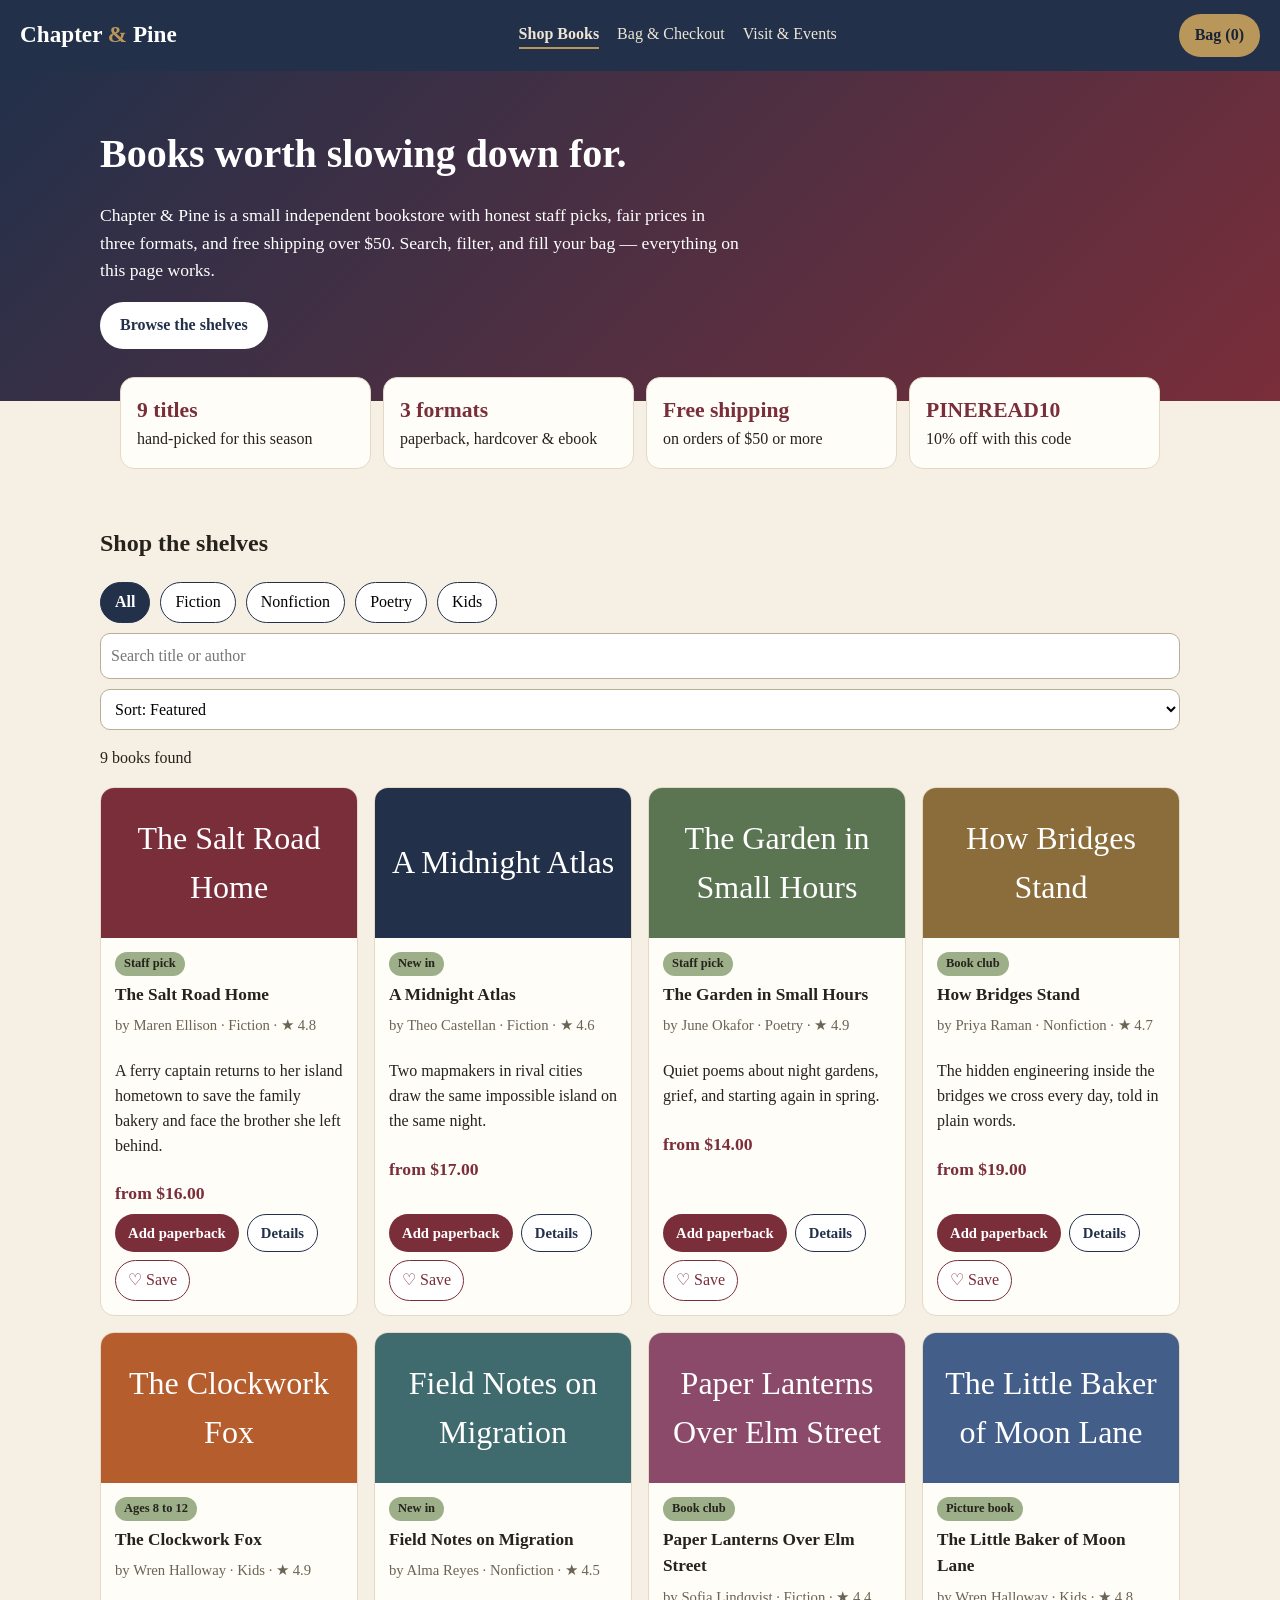
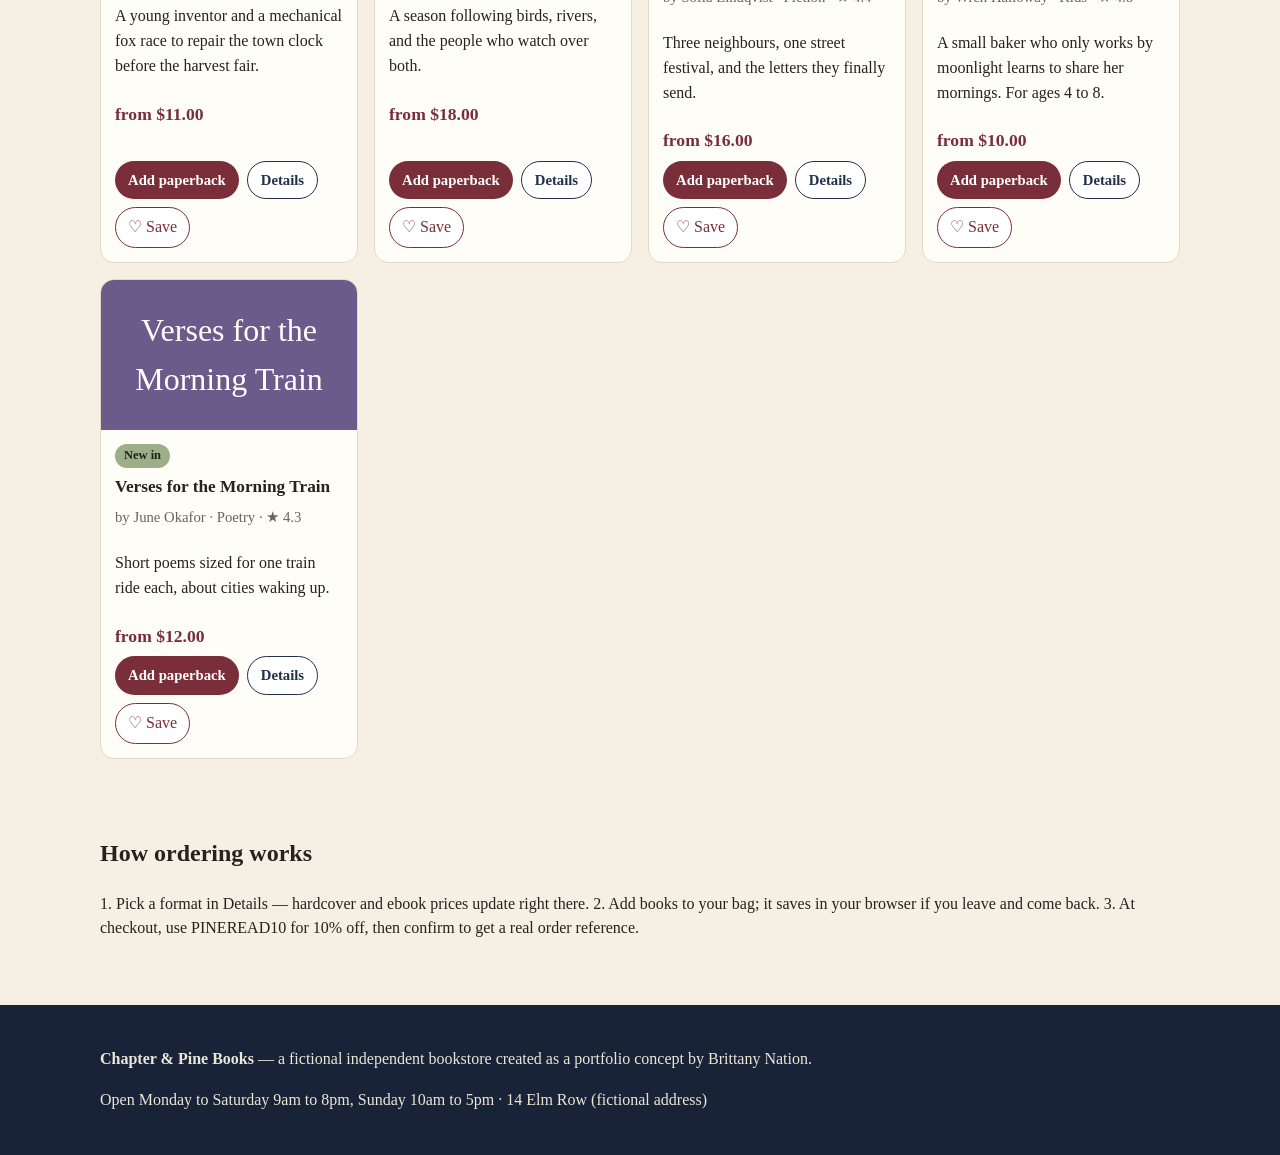
<file: index.html>
<!DOCTYPE html><html lang="en"><head><meta charset="UTF-8"><meta name="viewport" content="width=device-width,initial-scale=1"><title>Chapter &amp; Pine Books — Shop</title><meta property="og:title" content="Chapter & Pine Books — Independent Bookstore"><meta property="og:description" content="A fully functional bookstore shop with search, genre filters, sorting, format pricing, wishlist, cart and checkout. Portfolio concept by Brittany Nation."><meta property="og:type" content="website"><meta property="og:image" content="og-image.png"><meta name="twitter:card" content="summary_large_image"><meta name="description" content="A fully functional bookstore shop with search, genre filters, sorting, format pricing, wishlist, cart and checkout. Portfolio concept by Brittany Nation."><link rel="stylesheet" href="styles.css"></head><body><a class="skip" href="#main">Skip to content</a><header class="site"><a class="logo" href="index.html">Chapter <span>&amp;</span> Pine</a><nav class="main" aria-label="Main"><a href="index.html" aria-current="page">Shop Books</a><a href="cart.html" >Bag &amp; Checkout</a><a href="visit.html" >Visit &amp; Events</a></nav><button class="cartbtn" id="open-cart" type="button">Bag (<span class="cart-count">0</span>)</button></header>
<div class="hero"><div class="hero-in"><h1>Books worth slowing down for.</h1><p>Chapter &amp; Pine is a small independent bookstore with honest staff picks, fair prices in three formats, and free shipping over $50. Search, filter, and fill your bag — everything on this page works.</p><a class="btn alt" href="#shop">Browse the shelves</a></div></div>
<div class="stats"><div class="stat"><b>9 titles</b><br>hand-picked for this season</div><div class="stat"><b>3 formats</b><br>paperback, hardcover &amp; ebook</div><div class="stat"><b>Free shipping</b><br>on orders of $50 or more</div><div class="stat"><b>PINEREAD10</b><br>10% off with this code</div></div>
<main id="main"><section id="shop"><div class="wrap2"><h2>Shop the shelves</h2><div class="controls" role="group" aria-label="Genre filters"><button class="chip" data-genre="All" aria-pressed="true">All</button><button class="chip" data-genre="Fiction" aria-pressed="false">Fiction</button><button class="chip" data-genre="Nonfiction" aria-pressed="false">Nonfiction</button><button class="chip" data-genre="Poetry" aria-pressed="false">Poetry</button><button class="chip" data-genre="Kids" aria-pressed="false">Kids</button><input type="search" id="search" placeholder="Search title or author" aria-label="Search books"><select id="sort" aria-label="Sort books"><option value="featured">Sort: Featured</option><option value="price-low">Price: Low to high</option><option value="price-high">Price: High to low</option><option value="title">Title: A to Z</option><option value="rating">Highest rated</option></select></div><p id="result-count" aria-live="polite"></p><div class="grid" id="book-grid"></div></div></section>
<section><div class="wrap2"><h2>How ordering works</h2><p>1. Pick a format in Details — hardcover and ebook prices update right there. 2. Add books to your bag; it saves in your browser if you leave and come back. 3. At checkout, use PINEREAD10 for 10% off, then confirm to get a real order reference.</p></div></section></main>
<div class="modal" id="modal" role="dialog" aria-modal="true" aria-labelledby="modal-title"><div class="modal-box"><h2 id="modal-title"></h2><p id="modal-meta"></p><p id="modal-blurb"></p><label for="modal-format">Format</label><select id="modal-format"></select><label for="modal-qty">Quantity</label><input type="number" id="modal-qty" value="1" min="1" max="9"><p>Price: <b id="modal-price"></b></p><p><button class="btn" id="modal-add" type="button">Add to bag</button> <button class="btn" id="close-modal" type="button">Close</button></p></div></div>
<div class="drawer" id="drawer" role="dialog" aria-label="Shopping bag"><div class="drawer-panel"><h2>Your bag</h2><div id="drawer-items"></div><p><b>Subtotal: <span id="drawer-total">$0.00</span></b></p><p>Shipping and any promo code are worked out at checkout. Free shipping on orders of $50 or more after discounts.</p><p><a class="btn" href="cart.html">Go to checkout</a> <button class="btn" id="close-cart" type="button">Keep browsing</button></p></div></div><div class="toast" id="toast" role="status"></div><footer><div class="wrap"><p><b>Chapter &amp; Pine Books</b> — a fictional independent bookstore created as a portfolio concept by Brittany Nation.</p><p>Open Monday to Saturday 9am to 8pm, Sunday 10am to 5pm · 14 Elm Row (fictional address)</p></div></footer><script src="shop.js"></script></body></html>
</file>
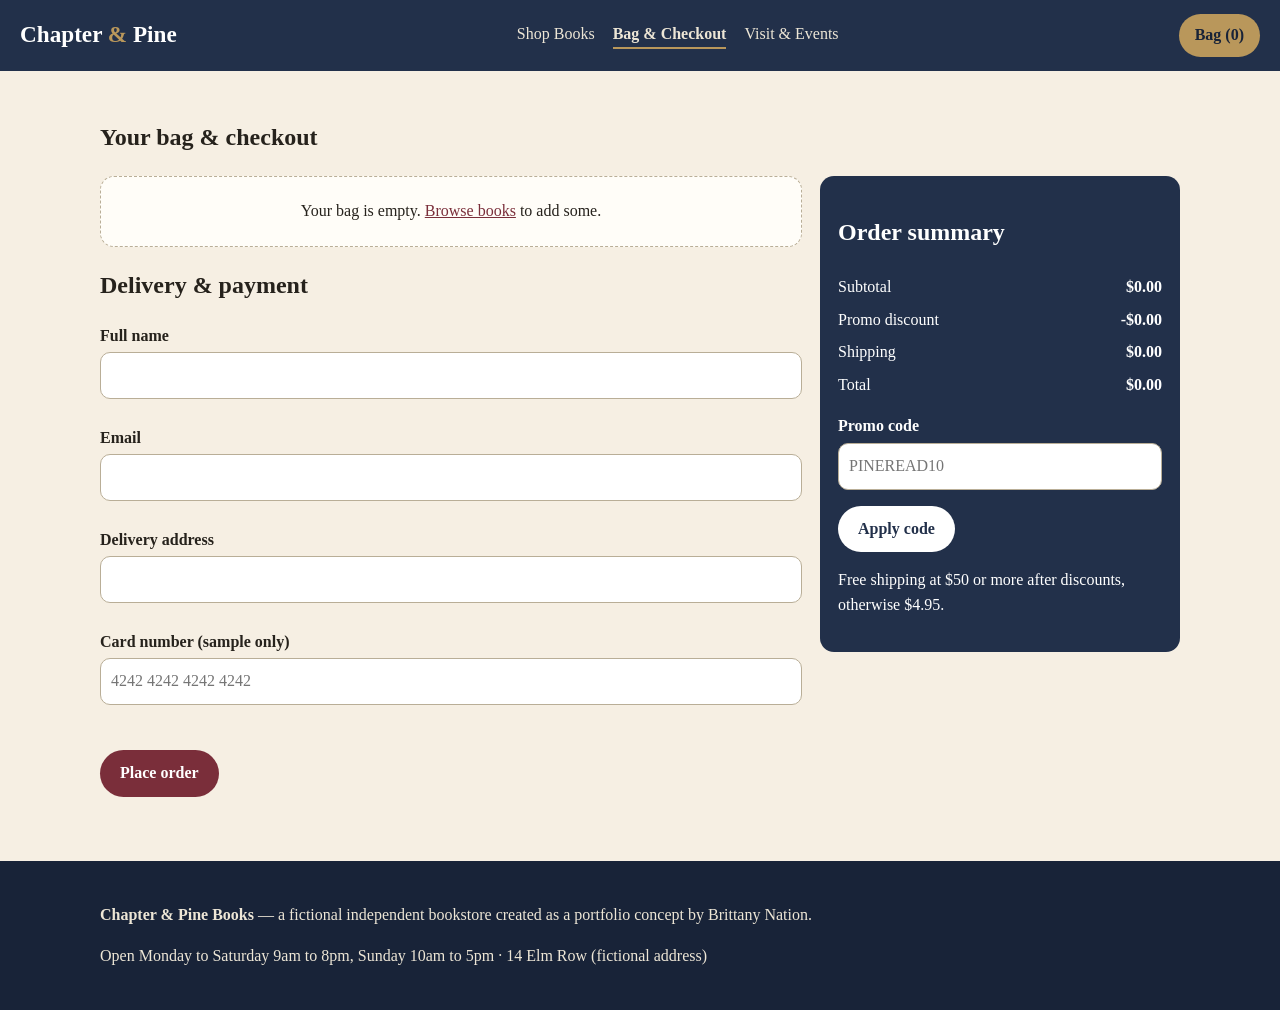
<file: cart.html>
<!DOCTYPE html><html lang="en"><head><meta charset="UTF-8"><meta name="viewport" content="width=device-width,initial-scale=1"><title>Bag &amp; Checkout — Chapter &amp; Pine Books</title><meta property="og:title" content="Bag & Checkout — Chapter & Pine Books"><meta property="og:description" content="Review your bag, apply a promo code, and check out with validation and a real order confirmation."><meta property="og:type" content="website"><meta property="og:image" content="og-image.png"><meta name="twitter:card" content="summary_large_image"><meta name="description" content="Review your bag, apply a promo code, and check out with validation and a real order confirmation."><link rel="stylesheet" href="styles.css"></head><body><a class="skip" href="#main">Skip to content</a><header class="site"><a class="logo" href="index.html">Chapter <span>&amp;</span> Pine</a><nav class="main" aria-label="Main"><a href="index.html" >Shop Books</a><a href="cart.html" aria-current="page">Bag &amp; Checkout</a><a href="visit.html" >Visit &amp; Events</a></nav><button class="cartbtn" id="open-cart" type="button">Bag (<span class="cart-count">0</span>)</button></header>
<main id="main"><section><div class="wrap2"><h1>Your bag &amp; checkout</h1><div id="checkout-wrap"><div class="two"><div><div id="cart-items"></div><h2>Delivery &amp; payment</h2><form id="checkout-form" novalidate><label for="co-name">Full name</label><input id="co-name" autocomplete="name"><div class="err-msg" id="err-co-name"></div><label for="co-email">Email</label><input id="co-email" type="email" autocomplete="email"><div class="err-msg" id="err-co-email"></div><label for="co-address">Delivery address</label><input id="co-address" autocomplete="street-address"><div class="err-msg" id="err-co-address"></div><label for="co-card">Card number (sample only)</label><input id="co-card" inputmode="numeric" placeholder="4242 4242 4242 4242"><div class="err-msg" id="err-co-card"></div><div class="err-msg" id="co-err"></div><p><button class="btn" type="submit">Place order</button></p></form></div><aside class="summary"><h2>Order summary</h2><div><span>Subtotal</span><b id="sum-sub">$0.00</b></div><div><span>Promo discount</span><b id="sum-disc">-$0.00</b></div><div><span>Shipping</span><b id="sum-ship">$0.00</b></div><div><span>Total</span><b id="sum-total">$0.00</b></div><label for="promo" style="color:#fff">Promo code</label><input id="promo" placeholder="PINEREAD10"><p><button class="btn alt" id="promo-apply" type="button">Apply code</button></p><p id="promo-msg" aria-live="polite"></p><p>Free shipping at $50 or more after discounts, otherwise $4.95.</p></aside></div></div><div id="confirmation" style="display:none" class="empty"></div></div></section></main><div class="drawer" id="drawer" role="dialog" aria-label="Shopping bag"><div class="drawer-panel"><h2>Your bag</h2><div id="drawer-items"></div><p><b>Subtotal: <span id="drawer-total">$0.00</span></b></p><p>Shipping and any promo code are worked out at checkout. Free shipping on orders of $50 or more after discounts.</p><p><a class="btn" href="cart.html">Go to checkout</a> <button class="btn" id="close-cart" type="button">Keep browsing</button></p></div></div><div class="toast" id="toast" role="status"></div><footer><div class="wrap"><p><b>Chapter &amp; Pine Books</b> — a fictional independent bookstore created as a portfolio concept by Brittany Nation.</p><p>Open Monday to Saturday 9am to 8pm, Sunday 10am to 5pm · 14 Elm Row (fictional address)</p></div></footer><script src="shop.js"></script></body></html>
</file>
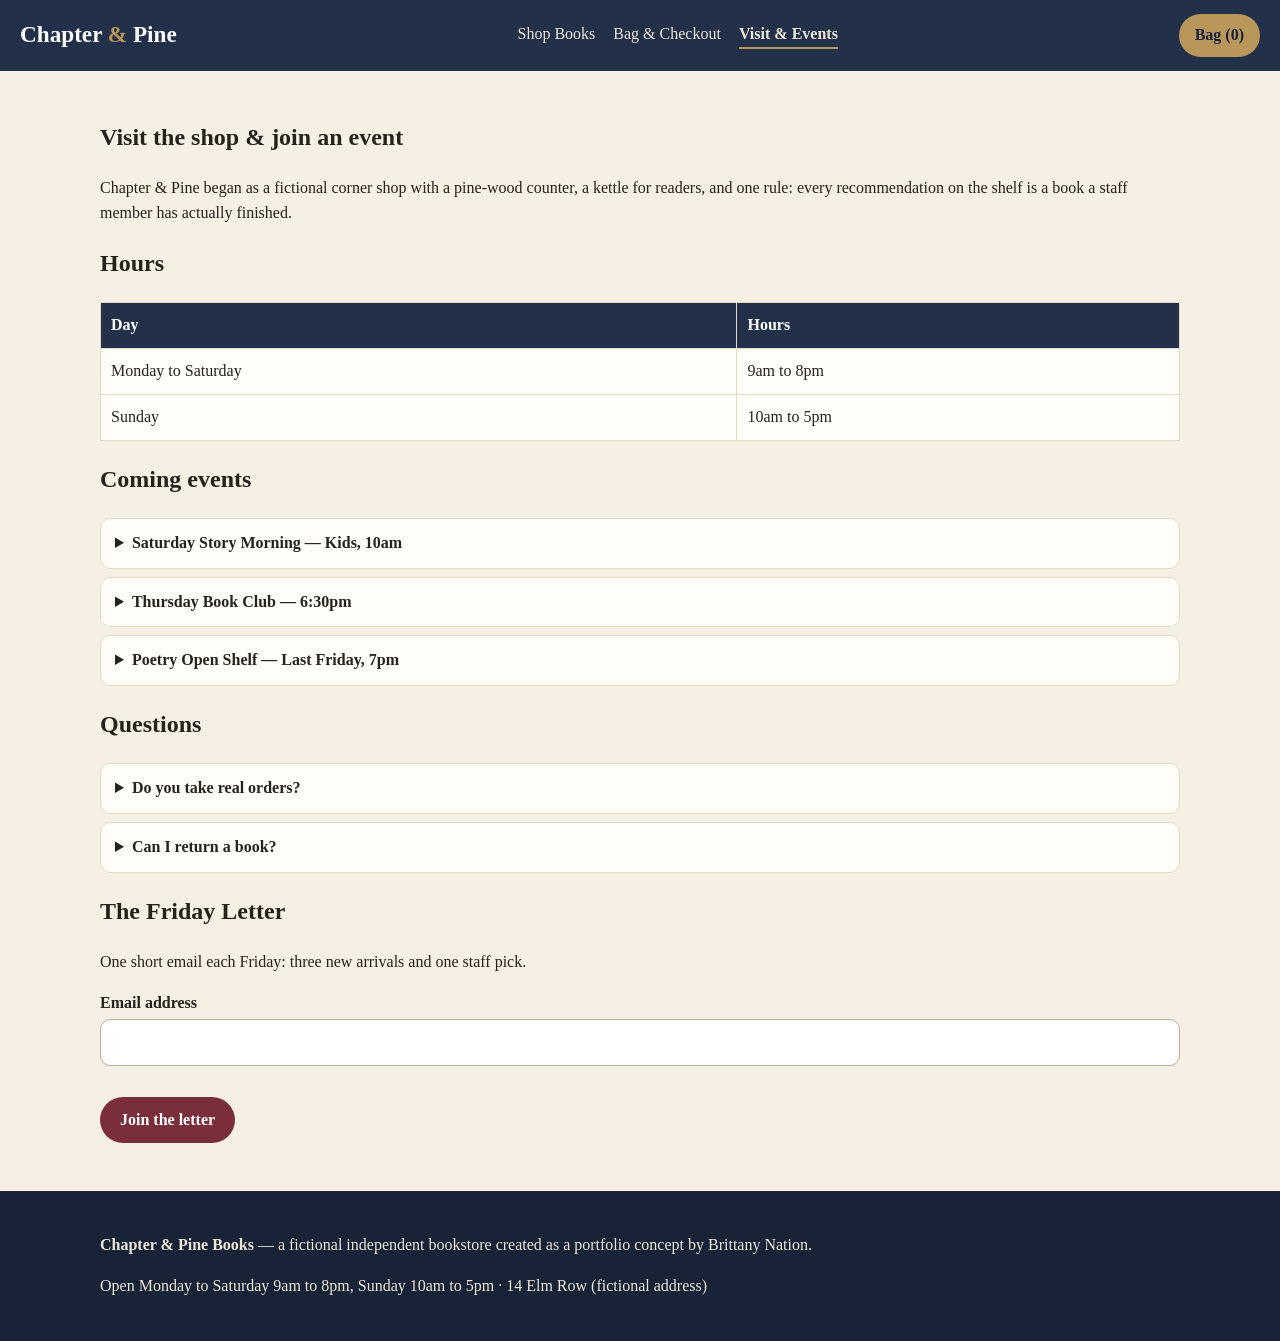
<file: visit.html>
<!DOCTYPE html><html lang="en"><head><meta charset="UTF-8"><meta name="viewport" content="width=device-width,initial-scale=1"><title>Visit &amp; Events — Chapter &amp; Pine Books</title><meta property="og:title" content="Visit & Events — Chapter & Pine Books"><meta property="og:description" content="Store story, hours, events, FAQs and a working newsletter signup for a fictional independent bookstore."><meta property="og:type" content="website"><meta property="og:image" content="og-image.png"><meta name="twitter:card" content="summary_large_image"><meta name="description" content="Store story, hours, events, FAQs and a working newsletter signup for a fictional independent bookstore."><link rel="stylesheet" href="styles.css"></head><body><a class="skip" href="#main">Skip to content</a><header class="site"><a class="logo" href="index.html">Chapter <span>&amp;</span> Pine</a><nav class="main" aria-label="Main"><a href="index.html" >Shop Books</a><a href="cart.html" >Bag &amp; Checkout</a><a href="visit.html" aria-current="page">Visit &amp; Events</a></nav><button class="cartbtn" id="open-cart" type="button">Bag (<span class="cart-count">0</span>)</button></header>
<main id="main"><section><div class="wrap2"><h1>Visit the shop &amp; join an event</h1><p>Chapter &amp; Pine began as a fictional corner shop with a pine-wood counter, a kettle for readers, and one rule: every recommendation on the shelf is a book a staff member has actually finished.</p><h2>Hours</h2><table><tr><th>Day</th><th>Hours</th></tr><tr><td>Monday to Saturday</td><td>9am to 8pm</td></tr><tr><td>Sunday</td><td>10am to 5pm</td></tr></table><h2>Coming events</h2><details><summary>Saturday Story Morning — Kids, 10am</summary><p>Picture books read aloud, including The Little Baker of Moon Lane. Free, no booking needed.</p></details><details><summary>Thursday Book Club — 6:30pm</summary><p>This month: How Bridges Stand. Pick up the paperback in store or add it from the shop page.</p></details><details><summary>Poetry Open Shelf — Last Friday, 7pm</summary><p>Bring one poem of your own or one you love. Verses for the Morning Train started at this night.</p></details><h2>Questions</h2><details><summary>Do you take real orders?</summary><p>No. This is a portfolio demo for a fictional shop. Orders stay in your browser and no payment is taken.</p></details><details><summary>Can I return a book?</summary><p>In this demo, remove it from your bag before checkout. A real shop would offer 30-day returns with a receipt.</p></details><h2>The Friday Letter</h2><p>One short email each Friday: three new arrivals and one staff pick.</p><form id="newsletter-form" novalidate><label for="nl-email">Email address</label><input id="nl-email" type="email"><div class="err-msg" id="nl-err"></div><p class="ok-msg" id="nl-ok" aria-live="polite"></p><button class="btn" type="submit">Join the letter</button></form></div></section></main><div class="drawer" id="drawer" role="dialog" aria-label="Shopping bag"><div class="drawer-panel"><h2>Your bag</h2><div id="drawer-items"></div><p><b>Subtotal: <span id="drawer-total">$0.00</span></b></p><p>Shipping and any promo code are worked out at checkout. Free shipping on orders of $50 or more after discounts.</p><p><a class="btn" href="cart.html">Go to checkout</a> <button class="btn" id="close-cart" type="button">Keep browsing</button></p></div></div><div class="toast" id="toast" role="status"></div><footer><div class="wrap"><p><b>Chapter &amp; Pine Books</b> — a fictional independent bookstore created as a portfolio concept by Brittany Nation.</p><p>Open Monday to Saturday 9am to 8pm, Sunday 10am to 5pm · 14 Elm Row (fictional address)</p></div></footer><script src="shop.js"></script></body></html>
</file>
<file: styles.css>
:root{--navy:#22304A;--navy2:#182338;--burgundy:#7A2E3A;--brass:#B9975B;--parchment:#F6EFE3;--paper:#FFFDF8;--sage:#9CAF88;--ink:#26221C;--muted:#6B6455;--line:#E3D9C6;--ok:#2E6B34;--err:#B3261E;--radius:14px}
*{box-sizing:border-box}body{margin:0;font-family:Georgia,'Times New Roman',serif;background:var(--parchment);color:var(--ink);line-height:1.55}
a{color:var(--burgundy)}button,input,select,textarea{font:inherit}
.skip{position:absolute;left:-999px}.skip:focus{left:8px;top:8px;background:#fff;padding:8px;z-index:99}
header.site{background:var(--navy);color:#fff;padding:14px 20px;display:flex;flex-wrap:wrap;gap:14px;align-items:center;justify-content:space-between}
.logo{font-size:1.45rem;font-weight:700;color:#fff;text-decoration:none}.logo span{color:var(--brass)}
nav.main{display:flex;gap:18px;flex-wrap:wrap}nav.main a{color:#EDE6D6;text-decoration:none}nav.main a[aria-current]{border-bottom:2px solid var(--brass);font-weight:700}
.cartbtn{background:var(--brass);border:0;border-radius:999px;padding:9px 16px;cursor:pointer;font-weight:700;color:var(--navy2)}
.hero{background:linear-gradient(135deg,var(--navy) 0%,var(--burgundy) 100%);color:#fff;padding:52px 20px}
.hero-in,.wrap{max-width:1080px;margin:0 auto}.hero h1{font-size:2.5rem;margin:0 0 10px}.hero p{max-width:640px;font-size:1.1rem}
.btn{display:inline-block;background:var(--burgundy);color:#fff;border:0;border-radius:999px;padding:11px 20px;cursor:pointer;text-decoration:none;font-weight:700}.btn.alt{background:#fff;color:var(--navy)}.btn.small{padding:7px 13px;font-size:.92rem}.btn:disabled{opacity:.5;cursor:not-allowed}
.stats{display:grid;grid-template-columns:repeat(auto-fit,minmax(180px,1fr));gap:12px;margin:-24px auto 8px;max-width:1080px;padding:0 20px}
.stat{background:var(--paper);border:1px solid var(--line);border-radius:var(--radius);padding:16px}.stat b{font-size:1.35rem;color:var(--burgundy)}
section{padding:28px 20px}.wrap2{max-width:1080px;margin:0 auto}
.controls{display:flex;flex-wrap:wrap;gap:10px;align-items:center;margin:14px 0}
.controls input[type=search],.controls select{padding:10px;border:1px solid #B9AE97;border-radius:10px;background:#fff}
.chip{border:1px solid var(--navy);background:#fff;border-radius:999px;padding:7px 14px;cursor:pointer}.chip[aria-pressed=true]{background:var(--navy);color:#fff;font-weight:700}
.grid{display:grid;grid-template-columns:repeat(auto-fill,minmax(240px,1fr));gap:16px}
.card{background:var(--paper);border:1px solid var(--line);border-radius:var(--radius);overflow:hidden;display:flex;flex-direction:column}
.cover{height:150px;display:flex;align-items:center;justify-content:center;color:#fff;font-size:2rem;text-align:center;padding:12px}
.card-body{padding:14px;display:flex;flex-direction:column;gap:6px;flex:1}.card h3{margin:0;font-size:1.08rem}.author{color:var(--muted);font-size:.92rem}.price{font-weight:700;color:var(--burgundy);font-size:1.1rem}
.badge{background:var(--sage);border-radius:999px;padding:2px 9px;font-size:.78rem;font-weight:700;width:fit-content}
.card-actions{margin-top:auto;display:flex;gap:8px;flex-wrap:wrap}.wish{background:#fff;border:1px solid var(--burgundy);color:var(--burgundy);border-radius:999px;padding:7px 12px;cursor:pointer}.wish[aria-pressed=true]{background:var(--burgundy);color:#fff}
.drawer{position:fixed;inset:0;background:rgba(0,0,0,.45);display:none;z-index:50}.drawer.open{display:block}
.drawer-panel{position:absolute;right:0;top:0;bottom:0;width:min(420px,92vw);background:var(--paper);padding:20px;overflow:auto}
.modal{position:fixed;inset:0;background:rgba(0,0,0,.5);display:none;z-index:60;align-items:center;justify-content:center;padding:16px}.modal.open{display:flex}
.modal-box{background:var(--paper);border-radius:16px;max-width:560px;width:100%;padding:22px;max-height:90vh;overflow:auto}
label{display:block;font-weight:700;margin:12px 0 4px}input,select,textarea{width:100%;padding:10px;border:1px solid #B9AE97;border-radius:10px;background:#fff}
.err-msg{color:var(--err);font-size:.9rem;min-height:1em}.ok-msg{color:var(--ok);font-weight:700}
table{width:100%;border-collapse:collapse;background:var(--paper)}th,td{border:1px solid var(--line);padding:10px;text-align:left}th{background:var(--navy);color:#fff}
.qty{display:flex;gap:6px;align-items:center}.qty button{width:30px;height:30px;border-radius:50%;border:1px solid var(--navy);background:#fff;cursor:pointer}
.summary{background:var(--navy);color:#fff;border-radius:var(--radius);padding:18px}.summary div{display:flex;justify-content:space-between;padding:4px 0}
details{background:var(--paper);border:1px solid var(--line);border-radius:10px;padding:12px 14px;margin:8px 0}summary{cursor:pointer;font-weight:700}
.two{display:grid;grid-template-columns:1fr 360px;gap:18px;align-items:start}@media(max-width:820px){.two{grid-template-columns:1fr}.hero h1{font-size:1.9rem}}
footer{background:var(--navy2);color:#EDE6D6;padding:26px 20px;margin-top:20px}
.toast{position:fixed;bottom:18px;left:50%;transform:translateX(-50%);background:var(--navy);color:#fff;padding:11px 18px;border-radius:999px;display:none;z-index:80}.toast.show{display:block}
.empty{background:var(--paper);border:1px dashed #B9AE97;border-radius:var(--radius);padding:22px;text-align:center}
</file>
